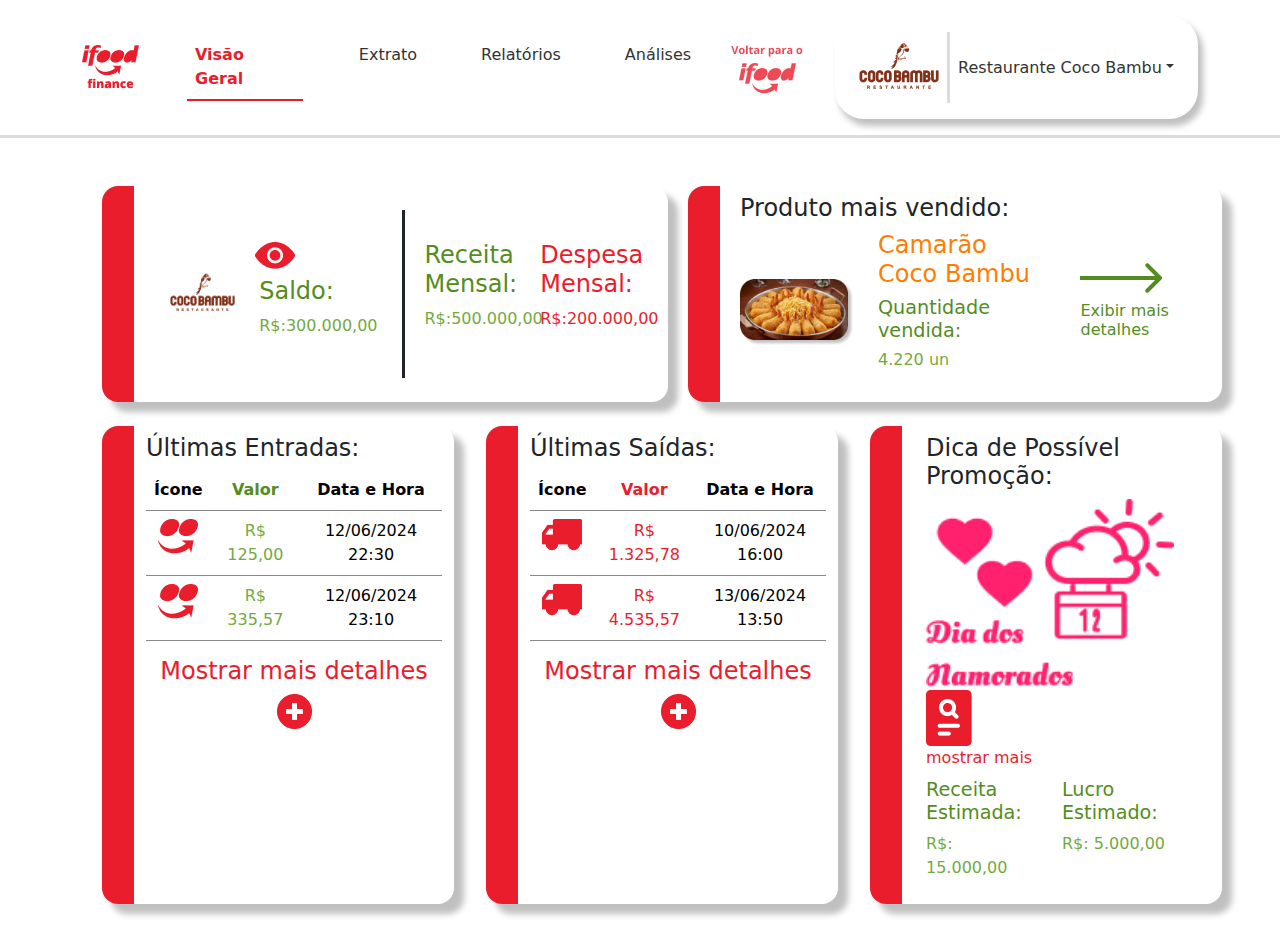
<file: assets/index.html>
<!DOCTYPE html>
<html lang="pt-br">
    <head>
        <meta charset="utf-8">
        <title>Dashboard | iFinance</title>
        <meta name="viewport" content="widith=device-width,initial-scale=1">
        <meta name="keywords" content="iFood,iFinance,Gestão Financeira,">
        <meta name="author" content="FIAP - Johnatan Henrique">
        <meta name="author" content="FIAP - Juliana Camacho">
        <meta name="description" content="Gerencie o seu negócio de maneira simples e eficaz com o iFinance!">
        <link rel="icon" href="images/utilizaveis/icones/ifood-icon.png">
        <link rel="stylesheet" href="styles/variaveis.css">
        <link href="https://cdn.jsdelivr.net/npm/bootstrap@5.3.3/dist/css/bootstrap.min.css" rel="stylesheet" integrity="sha384-QWTKZyjpPEjISv5WaRU9OFeRpok6YctnYmDr5pNlyT2bRjXh0JMhjY6hW+ALEwIH" crossorigin="anonymous">
        <link rel="stylesheet" href="styles/base-header.css">
        <link rel="stylesheet" href="styles/state-header.css">
        <link rel="stylesheet" href="styles/layout-index.css">
        <script src="https://cdn.jsdelivr.net/npm/bootstrap@5.3.3/dist/js/bootstrap.bundle.min.js" integrity="sha384-YvpcrYf0tY3lHB60NNkmXc5s9fDVZLESaAA55NDzOxhy9GkcIdslK1eN7N6jIeHz" crossorigin="anonymous" defer></script>
    </head>
    <body>
        <header class="p-2 header">
            <div class="container">
                <section class="navbar navbar-expand-lg">
                    <section class="me-3">
                    <a class="navbar-brand" href="index.html"><img src="images/utilizaveis/logotipos/Logo.png" alt="Logo iFinance"></a>
                    </section>
                    <button class="navbar-toggler" type="button" data-bs-toggle="collapse" data-bs-target="#navbarSupportedContent" aria-controls="navbarSupportedContent" aria-expanded="false" aria-label="Toggle navigation">
                        <span class="navbar-toggler-icon"></span>
                    </button>
                    <nav class="collapse navbar-collapse" id="navbarSupportedContent">
                        <ul class="navbar-nav nav-underline">
                            <li class="nav-item mx-3">
                            <a class="nav-link active" href="index.html">Visão Geral</a>
                            </li>
                            <li class="nav-item mx-3">
                            <a class="nav-link" href="pages/extrato.html">Extrato</a>
                            </li>
                            <li class="nav-item mx-3">
                            <a class="nav-link" href="pages/relatorio.html">Relatórios</a>
                            </li>
                            <li class="nav-item mx-3">
                            <a class="nav-link" href="pages/analise.html">Análises</a>
                            </li>
                        </ul>
                        <section class="ifood mx-3">
                            <a href="https://parceiros.ifood.com.br/restaurante" class="navbar-brand"><img src="images/utilizaveis/logotipos/Voltar-iFood.png" alt="Logo iFood"></a>
                        </section>
                    </nav>
                </section>
                <section class="navbar navbar-expand-xl">
                    <nav class="header-nav p-3">
                        <ul class="navbar-nav header-list dropdown">
                            <img src="images/utilizaveis/logotipos/Coco_Bambu_Restaurante.png" class="nav-link dropdown-toggle" role="button" data-bs-toggle="dropdown" aria-expanded="false" alt="Logo Coco Bambu">
                            <a href="#" class="nav-link dropdown-toggle" role="button" data-bs-toggle="dropdown" aria-expanded="false">Restaurante Coco Bambu</a>
                            <ul class="dropdown-menu">
                                <li class="dropdown-item opcao-menu">
                                    <a href="#" class="dropdown-item nav-link opcao-menu configuracao">Configurações</a>
                                </li>
                                <li class="dropdown-item opcao-menu">
                                    <a href="https://portal.ifood.com.br/login" class="dropdown-item nav-link opcao-menu sair">Sair</a>
                                </li>
                            </ul>
                        </ul>
                    </nav>
                </section>
            </div>
        </header>
        <main class="container my-5">
            <section class="row justify-content-center">
                <section class="border-component row col-sm-12 col-md-12 col-lg p-4">
                    <section class="row col align-items-center secao1 me-2">
                        <div class="col row justify-content-center">
                            <img src="images/utilizaveis/logotipos/Coco_Bambu_Restaurante.png" alt="Logotipo Coco Bambu" class="w-auto">
                        </div>
                        <div class="row col align-items-center">
                            <div class="olho col-12 m-2"></div>
                            <h1 class="topico receita-topico col-12">Saldo:</h1>
                            <p class="col-12 receita-valor">R$:300.000,00</p>
                        </div>
                    </section>
                    <section class="col row align-items-center">
                        <div class="col-6">
                            <h1 class="topico receita-topico">Receita Mensal:</h1>
                            <p class="receita-valor">R$:500.000,00</p>
                        </div>
                        <div class="col-6">
                            <h1 class="topico despesa">Despesa Mensal:</h1>
                            <p class="despesa">R$:200.000,00</p>
                        </div>
                    </section>
                </section>
                <section class="row border-component col-sm-12 col-md-12 col-lg p-2">
                    <h1 class="topico">Produto mais vendido:</h1>
                    <div class="col-4 row align-items-center">
                        <img src="images/utilizaveis/imagens-comuns/camarao_coco_brasil.png" alt="Camarão Coco Brasil">
                    </div>
                    <div class="row col-5">
                        <h1 class="topico col" style="color:#FF7D00;">Camarão Coco Bambu<h1>
                        <div class="row justify-content-between">
                            <h2 class="topico1 receita-topico col">Quantidade vendida:</h2>
                            <p class="col topico2 receita-valor">4.220 un</p>
                        </div>
                    </div>
                    <div class="col-3 m-4">
                        <a href="pages/analise.html" ><img src="images/utilizaveis/imagens-comuns/seta-verde.png" alt="Seta Verde" class="my-2 seta-exibirmais"></a>
                        <h1 class="topico2 receita-topico">Exibir mais detalhes</h1>
                    </div>
                </section>
            </section>
            <section class="row mt-4 justify-content-center">
                <section class="col-sm-12 col-lg border-component py-2">
                    <h1 class="topico">Últimas Entradas:</h1>
                    <table class="table table-hover" style="border-color:#888">
                        <thead class="text-center">
                            <tr>
                                <th>Ícone</th>
                                <th style="color:var(--verde-escuro)">Valor</th>
                                <th>Data e Hora</th>
                            </tr>
                        </thead>
                        <tbody class="text-center">
                            <tr>
                                <td><img src="images/utilizaveis/icones/icone-ifood.png" alt="Ícone iFood"></td>
                                <td style="color:var(--verde-claro)">R$ 125,00</td>
                                <td>12/06/2024 22:30</td>
                            </tr>
                            <tr>
                                <td><img src="images/utilizaveis/icones/icone-ifood.png" alt="Ícone iFood"></td>
                                <td style="color:var(--verde-claro)">R$ 335,57</td>
                                <td>12/06/2024 23:10</td>
                            </tr>
                        </tbody>
                    </table>
                    <div class="row">
                        <h2 class="topico text-center despesa">Mostrar mais detalhes</h2>
                        <a href="pages/extrato.html" class="text-center"><img src="images/utilizaveis/icones/icone-de-mais.png" alt="Ícone de Somar"></a>
                    </div>
                </section>
                <section class="col-sm-12 col-lg border-component py-2">
                    <h1 class="topico">Últimas Saídas:</h1>
                    <table class="table table-hover" style="border-color:#888">
                        <thead class="text-center">
                            <tr>
                                <th>Ícone</th>
                                <th style="color:var(--cor-principal)">Valor</th>
                                <th>Data e Hora</th>
                            </tr>
                        </thead>
                        <tbody class="text-center">
                            <tr>
                                <td><img src="images/utilizaveis/icones/icone-caminhao.png" alt="Ícone iFood"></td>
                                <td style="color:var(--cor-principal)">R$ 1.325,78</td>
                                <td>10/06/2024 16:00</td>
                            </tr>
                            <tr>
                                <td><img src="images/utilizaveis/icones/icone-caminhao.png" alt="Ícone iFood"></td>
                                <td style="color:var(--cor-principal)">R$ 4.535,57</td>
                                <td>13/06/2024 13:50</td>
                            </tr>
                        </tbody>
                    </table>
                    <div class="row">
                        <h2 class="topico text-center despesa">Mostrar mais detalhes</h2>
                        <a href="pages/extrato.html" class="text-center"><img src="images/utilizaveis/icones/icone-de-mais.png" alt="Ícone de Somar"></a>
                    </div>
                </section>
                <section class="row col-sm-12 col-lg border-component py-2 align-items-start">
                    <h1 class="topico col-12">Dica de Possível Promoção:</h1>
                    <div class="row align-items-center">
                        <img src="images/utilizaveis/icones/icone-promocao.png" alt="Ícone de Promoção dos Dias dos Namorados" class="col">
                        <div class="col">
                            <a href="pages/analise.html" class="d-inline-block"><img src="images/utilizaveis/icones/icone-mostrarmais.png" alt="Ícone de Mostrar Mais"></a>
                            <br>
                            <a href="pages/analise.html" class="despesa d-block" style="text-decoration:none;">mostrar mais</a>
                        </div>
                    </div>
                    <div class="row col-12 mt-2">
                        <div class="col">
                            <h2 class="topico1 receita-topico">Receita Estimada:</h2>
                            <p class="topico2 receita-valor">R$: 15.000,00</p>
                        </div>
                        <div class="col">
                            <h2 class="topico1 receita-topico">Lucro Estimado:</h2>
                            <p class="topico2 receita-valor">R$: 5.000,00</p>
                        </div>
                    </div>
                </section>
            </section>
        </main>
    </body>
</html>
</file>
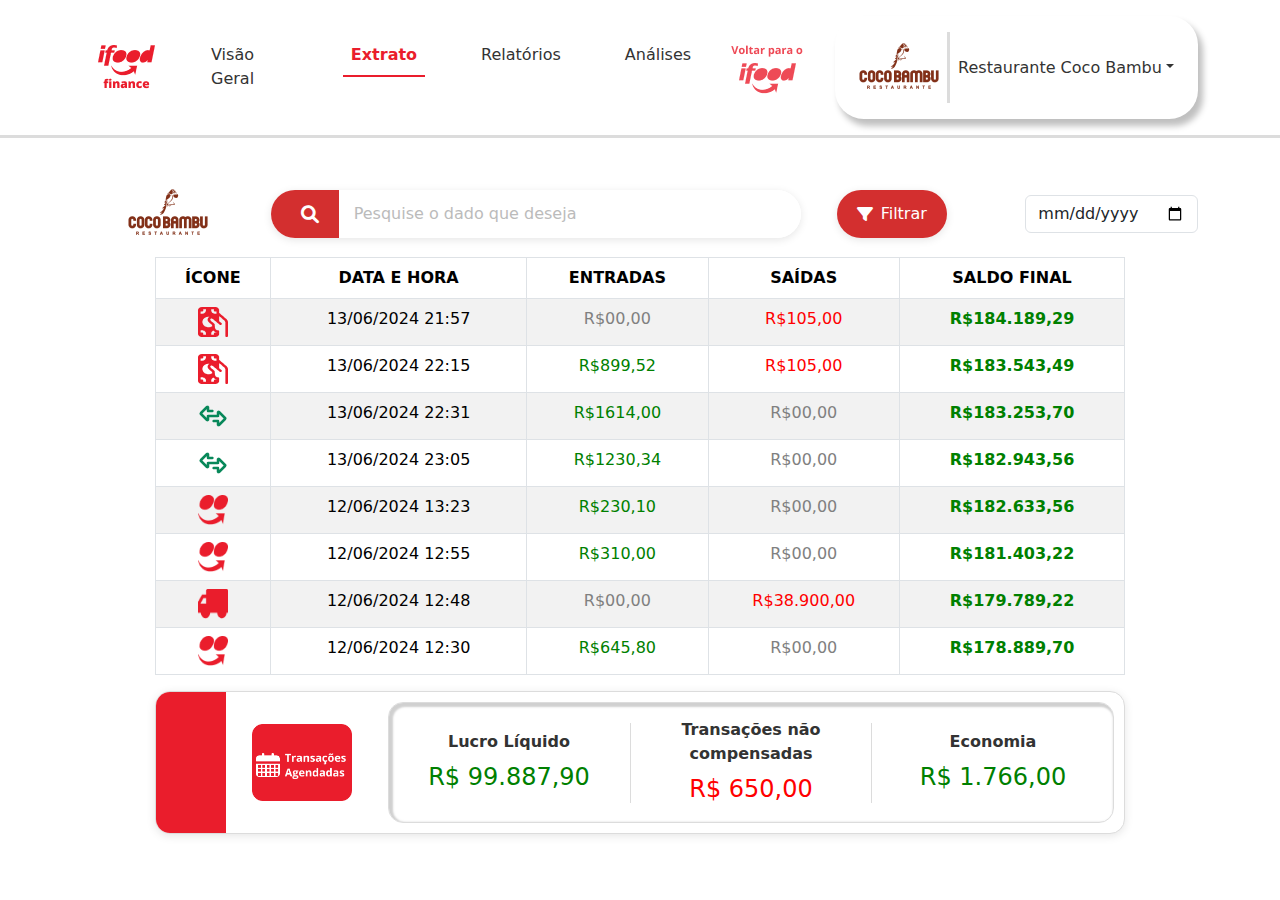
<file: assets/pages/extrato.html>
<!DOCTYPE html>
<html lang="pt-br">

<head>
    <meta charset="utf-8">
    <title>Dashboard | iFinance</title>
    <meta name="viewport" content="widith=device-width,initial-scale=1">
    <meta name="keywords" content="iFood,iFinance,Gestão Financeira,">
    <meta name="author" content="FIAP - Johnatan Henrique">
    <meta name="description" content="Gerencie o seu negócio de maneira simples e eficaz com o iFinance!">
    <link rel="icon" href="../images/utilizaveis/icones/ifood-icon.png">
    <link rel="stylesheet" href="../styles/variaveis.css">
    <link href="https://cdn.jsdelivr.net/npm/bootstrap@5.3.3/dist/css/bootstrap.min.css" rel="stylesheet"
        integrity="sha384-QWTKZyjpPEjISv5WaRU9OFeRpok6YctnYmDr5pNlyT2bRjXh0JMhjY6hW+ALEwIH" crossorigin="anonymous">
    <link rel="stylesheet" href="../styles/base-header.css">
    <link rel="stylesheet" href="../styles/state-header.css">
    <link rel="stylesheet" href="../styles/extrato.css">
    <link rel="stylesheet" href="https://cdnjs.cloudflare.com/ajax/libs/font-awesome/6.0.0-beta3/css/all.min.css">
    <script src="https://cdn.jsdelivr.net/npm/bootstrap@5.3.3/dist/js/bootstrap.bundle.min.js"
        integrity="sha384-YvpcrYf0tY3lHB60NNkmXc5s9fDVZLESaAA55NDzOxhy9GkcIdslK1eN7N6jIeHz" crossorigin="anonymous"
        defer></script>
    <script src="../script/extrato.js" defer></script>
</head>

<body>
    <header class="p-2 header">
        <div class="container">
            <section class="navbar navbar-expand-lg">
                <section class="mx-3">
                    <a class="navbar-brand" href="../index.html"><img src="../images/utilizaveis/logotipos/Logo.png"
                            alt="Logo iFinance"></a>
                </section>
                <button class="navbar-toggler" type="button" data-bs-toggle="collapse"
                    data-bs-target="#navbarSupportedContent" aria-controls="navbarSupportedContent"
                    aria-expanded="false" aria-label="Toggle navigation">
                    <span class="navbar-toggler-icon"></span>
                </button>
                <nav class="collapse navbar-collapse" id="navbarSupportedContent">
                    <ul class="navbar-nav nav-underline">
                        <li class="nav-item mx-3">
                            <a class="nav-link" href="../index.html">Visão Geral</a>
                        </li>
                        <li class="nav-item mx-3">
                            <a class="nav-link active" href="extrato.html">Extrato</a>
                        </li>
                        <li class="nav-item mx-3">
                            <a class="nav-link" href="relatorio.html">Relatórios</a>
                        </li>
                        <li class="nav-item mx-3">
                            <a class="nav-link" href="analise.html">Análises</a>
                        </li>
                    </ul>
                    <section class="ifood mx-3">
                        <a href="https://parceiros.ifood.com.br/restaurante" class="navbar-brand"><img
                                src="../images/utilizaveis/logotipos/Voltar-iFood.png" alt="Logo iFood"></a>
                    </section>
                </nav>
            </section>
            <section class="navbar navbar-expand-xl">
                <nav class="header-nav p-3">
                    <ul class="navbar-nav header-list dropdown">
                        <img src="../images/utilizaveis/logotipos/Coco_Bambu_Restaurante.png"
                            class="nav-link dropdown-toggle" role="button" data-bs-toggle="dropdown"
                            aria-expanded="false" alt="Logo Coco Bambu">
                        <a href="#" class="nav-link dropdown-toggle" role="button" data-bs-toggle="dropdown"
                            aria-expanded="false">Restaurante Coco Bambu</a>
                        <ul class="dropdown-menu">
                            <li class="dropdown-item opcao-menu">
                                <a href="#" class="dropdown-item nav-link opcao-menu configuracao">Configurações</a>
                            </li>
                            <li class="dropdown-item opcao-menu">
                                <a href="https://portal.ifood.com.br/login"
                                    class="dropdown-item nav-link opcao-menu sair">Sair</a>
                            </li>
                        </ul>
                    </ul>
                </nav>
            </section>
        </div>
    </header>
    <main class="container my-5">
        <section class="row align-items-center mb-3 g-3">
            <!-- Imagem à esquerda -->
            <section class="col-sm-12 col-lg-2 text-center">
                <img src="../images/utilizaveis/logotipos/Coco_Bambu_Restaurante.png" alt="Coco Bambu" class="img-fluid">
            </section>

            <!-- Barra de pesquisa e botão Pesquisar -->
            <section class="col-sm-12 col-lg-6">
                <div class="search-container">
                    <form class="search-form" role="search">
                        <!-- Ícone de lupa e barra de pesquisa -->
                        <div class="input-container">
                            <button class="search-icon" type="submit">
                                <i class="fas fa-search"></i>
                            </button>
                            <input class="search-bar" type="search" placeholder="Pesquise o dado que deseja"
                                aria-label="Search">
                        </div>
                    </form>
                </div>
            </section>

            <!-- Botão de filtro com ícone -->
            <section class="col-6 col-lg-2 filter-buttons">
                <button class="btn filter-btn">
                    <i class="fa fa-filter"></i> <!-- Ícone do filtro -->
                    Filtrar
                </button>
            </section>
            <!--Fim botão filtro-->


            <!-- botão para selecionar data -->
            <section class="col-6 col-lg-2">
                <input type="date" class="form-control">
            </section>

        </section>

        <!-- FIM botão selecionar data -->


        <!--Início Tabela-->


        <section class="table-responsive">
            <table id="financeTable" class="table table-striped table-bordered table-hover">
                <thead class="text-center">
                    <tr>
                        <th>ÍCONE</th>
                        <th>DATA E HORA</th>
                        <th>ENTRADAS</th>
                        <th>SAÍDAS</th>
                        <th>SALDO FINAL</th>
                    </tr>
                </thead>
                <tbody class="text-center">
                    <tr>
                        <th><img src="../images/utilizaveis/icones/icone-dinheironamao.png" alt="Ícone de Dinheiro na Mão" title="Recebido" width="30"
                                height="30"></th>
                        <td>13/06/2024 21:57</td>
                        <td>R$00,00</td>
                        <td>R$105,00</td>
                        <td>R$184.189,29</td>
                    </tr>
                    <tr>
                        <th><img src="../images/utilizaveis/icones/icone-dinheironamao.png" alt="Ícone de Dinheiro na Mão" title="Recebido" width="30"
                                height="30"></th>
                        <td>13/06/2024 22:15</td>
                        <td>R$899,52</td>
                        <td>R$105,00</td>
                        <td>R$183.543,49</td>
                    </tr>
                    <tr>
                        <th><img src="../images/utilizaveis/icones/icone-transferencia.png" alt="Ícone de Transferência" title="Transferência" width="30" height="30"></th>
                        <td>13/06/2024 22:31</td>
                        <td>R$1614,00</td>
                        <td>R$00,00</td>
                        <td>R$183.253,70</td>
                    </tr>
                    <tr>
                        <th><img src="../images/utilizaveis/icones/icone-transferencia.png" alt="Ícone de Transferência" title="Transferência" width="30" height="30"></th>
                        <td>13/06/2024 23:05</td>
                        <td>R$1230,34</td>
                        <td>R$00,00</td>
                        <td>R$182.943,56</td>
                    </tr>
                    <tr>
                        <th><img src="../images/utilizaveis/icones/icone-ifood.png" alt="Ícone do iFood" title="Ifood" width="30" height="30"></th>
                        <td>12/06/2024 13:23</td>
                        <td>R$230,10</td>
                        <td>R$00,00</td>
                        <td>R$182.633,56</td>
                    </tr>
                    <tr>
                        <th><img src="../images/utilizaveis/icones/icone-ifood.png" alt="Ícone do iFood" title="Ifood" width="30"
                                height="30"></th>
                        <td>12/06/2024 12:55</td>
                        <td>R$310,00</td>
                        <td>R$00,00</td>
                        <td>R$181.403,22</td>
                    </tr>
                    <tr>
                        <th><img src="../images/utilizaveis/icones/icone-caminhao.png" alt="Ícone de Caminhão" title="Entrega" width="30" height="30"></th>
                        <td>12/06/2024 12:48</td>
                        <td>R$00,00</td>
                        <td>R$38.900,00</td>
                        <td>R$179.789,22</td>
                    </tr>
                    <tr>
                        <th><img src="../images/utilizaveis/icones/icone-ifood.png" alt="Ícone do iFood" title="Ifood" width="30" height="30"></th>
                        <td>12/06/2024 12:30</td>
                        <td>R$645,80</td>
                        <td>R$00,00</td>
                        <td>R$178.889,70</td>
                    </tr>
                </tbody>
            </table>
        </section>

        <!--FIM TABELA-->

        <!--INÍCIO CONTAINER-->
        <section class="info-box">
            <section class="content-box">
                <button class="icon-box">
                    <img src="../images/utilizaveis/imagens-comuns/botao-calendario.png" alt="Transações Agendadas" class="icon">
                </button>
            </section>
            <section class="financial-info">
                <div class="info">
                    <span class="title">Lucro Líquido</span>
                    <span class="value green">R$ 99.887,90</span>
                </div>
                <div class="divider"></div>
                <div class="info">
                    <span class="title">Transações não compensadas</span>
                    <span class="value red">R$ 650,00</span>
                </div>
                <div class="divider"></div>
                <div class="info">
                    <span class="title">Economia</span>
                    <span class="value green">R$ 1.766,00</span>
                </div>
            </section>
        </section>
    </main>
</body>

</html>
</file>
<file: assets/styles/variaveis.css>
:root{
    --cor-principal:#EA1D2C;
    --verde-claro:#73A942;
    --verde-escuro:#538D22;
    --preto:#080808;
    --cinza:#333;
}
</file>
<file: assets/styles/base-header.css>
.header{
    border-bottom:solid #DCDCDC 0.2rem;
}
.header>div{
    display:flex;
    justify-content:space-between;
}
.ifood img{
    opacity:80%;
}
.header a{
    color:var(--cinza);
}
.header-nav{
    box-shadow:0.3rem 0.4rem 0.4rem 0rem rgba(0,0,0,0.25);
    border-radius:1.8rem;
}
.header-list{
    display:flex;
    align-items:center;
    justify-content:space-around;
}
.header-list ul{
    width:100%;
}
.active{
    color:var(--cor-principal) !important;
}
.opcao-menu{
    font-weight:500;
}
.configuracao{
    transition:none;
    display:inline-flex;
    align-items:center;
    height:2.5rem;
}
.configuracao::after{
    content:url("../images/utilizaveis/icones/icone-configuracao.png");
    margin:1rem;
    transform:translatey(12%);
}
.sair{
    transition:none;
    display:inline-flex;
    align-items:center;
    height:2.5rem;
}
.sair::after{
    content:url("../images/utilizaveis/icones/icone-sair.png");
    margin:1rem;
    transform:translatey(12%);
}
@media (min-width:1200px){
    .header-list img{
        border-right:solid #DCDCDC 0.2rem;
    }
}
</file>
<file: assets/styles/state-header.css>
.header .collapse a:hover{
    color:var(--cor-principal);
}
.header button:focus{
    color:var(--cor-principal);
}
.ifood img:hover{
    opacity:100%;
}
.opcao-menu:hover{
    background-color:var(--cor-principal);
    color:#fff;
}
.configuracao:hover::after{
    content:url("../images/utilizaveis/icones/icone-configuracao-branco.png");
}
.sair:hover::after{
    content:url("../images/utilizaveis/icones/icone-sair-branco.png");
}
</file>
<file: assets/styles/layout-index.css>
.border-component{
    border-left:solid;
    border-width:2rem;
    border-color:var(--cor-principal);
    border-radius:1rem;
    box-shadow:0.6rem 0.6rem 0.4rem 0 rgba(0,0,0,0.25);
}
@media (min-width:992px){
    .border-component{
        margin-left:2rem;
    }
}
@media (max-width:992px){
    .border-component{
        margin-top:2rem;
    }
}
.secao1{
    border-right:solid;
    border-color:var(--cinza-claro);
    border-width:0.2rem;
}
.olho{
    background-image:url("../images/utilizaveis/icones/icone-olho.png");
    background-repeat:no-repeat;
    height: 1.7rem;
    width:2.5rem;
    cursor:pointer;
}
.topico{
    font-size:1.5rem;
}
.topico1{
    font-size:1.2rem;
}
.topico2{
    font-size:1rem;
}
.receita-topico{
    color:var(--verde-escuro);
}
.receita-valor{
    color:var(--verde-claro);
}
.despesa{
    color:var(--cor-principal);
}
.seta-exibirmais{
    transition:1s;
}
.seta-exibirmais:hover{
    transform:translatex(10%);
}
</file>
<file: assets/styles/extrato.css>
table img {
    transition: transform 0.3s ease; 
}


table img:hover {
    transform: scale(1.1); 
}

.search-container {
    display: flex;
    align-items: center;
    justify-content: flex-start;
    margin-right: 20px;
}

.search-form {
    display: flex;
    align-items: center;
    width: 100%;
}

.input-container {
    display: flex;
    align-items: center;
    background-color: white;
    border-radius: 25px;
    overflow: hidden;
    box-shadow: 0px 2px 8px rgba(0, 0, 0, 0.1);
    flex-grow: 1; 
    height: 48px; 
}

.table-responsive{
    max-width: 87%;
    margin: auto;
}

.search-bar {
    border: none;
    outline: none;
    background-color: white;
    padding: 10px 15px;
    font-size: 16px;
    width: 100%;
    height: 100%; 
}

.search-icon {
    background-color: #d32f2f; 
    border: none;
    padding: 10px;
    cursor: pointer;
    color: white;
    height: 100%;
    display: flex;
    align-items: center;
    justify-content: center;
    padding-left: 30px;
    padding-right: 20px;
}

.search-icon i {
    font-size: 18px;
}

.search-bar::placeholder {
    color: #bbb;
}


.filter-buttons {
    display: flex;
    gap: 10px;
    align-items: center;
}

.btn {
    display: flex;
    align-items: center;
    justify-content: center;
    background-color: #d32f2f;
    color: white;
    border: none;
    border-radius: 25px;
    padding: 10px 20px;
    cursor: pointer;
    box-shadow: 0px 2px 8px rgba(0, 0, 0, 0.1);
    height: 48px; 
}

.filter-btn {
    display: flex;
    align-items: center;
    gap: 8px;
}

.btn i {
    font-size: 16px;
}

.calendar-btn {
    padding: 10px 15px;
    height: 48px;
}

.dash-btn {
    padding: 10px 15px;
    height: 48px;
}

/* Efeito hover */
.btn:hover {
    background-color: #c62828;
}

.search-icon:hover {
    background-color: #b71c1c;
}

.search-bar:focus {
    box-shadow: 0px 0px 5px rgba(211, 47, 47, 0.5);
}


.info-box {
    margin: auto;
    display: flex;
    max-width: 87%;
    background-color: white;
    border-radius: 15px;
    box-shadow: 0px 2px 10px rgba(0, 0, 0, 0.1);
    overflow-x: auto;
    border: 1px solid #dcdcdc; 
}

.financial-info {
    border: 1px solid #dcdcdc;
    border: 1px solid #dcdcdc;
    margin: 10px;
    border-radius: 15px;
    box-shadow: inset 2px 2px 2px 2px #8080805e;
}

.content-box {
    border-left: 70px solid #EA1D2C;
    background-color: white;
    padding: 20px;
    display: flex;
    align-items: center;
    justify-content: center;
    flex-direction: column;
}

.icon-box {
    border: none;
    background-color: white;
}

.icon {
    max-width: 100px;
    height: auto;
}

.icon-box span {
    color: rgb(255, 255, 255);
    font-weight: bold;
}

.financial-info {
    display: flex;
    justify-content: space-around;
    align-items: center;
    flex-grow: 1;
    padding: 0;
    background-color: white; 
}

.info {
    flex: 1;
    text-align: center;
    padding: 15px;
}

.title {
    display: block;
    font-weight: bold;
    color: #333;
    margin-bottom: 5px;
}

.value {
    display: block;
    font-size: 1.5rem;
}

.green { 
    color: green !important; 
}
.red { 
    color: red !important; 
}
.gray { 
    color: gray !important; 
}
.bold-green { 
    color: green !important; 
    font-weight: bold !important; 
}

.divider {
    width: 1px;
    background-color: #dcdcdc;
    height: 80px; 
}
</file>
